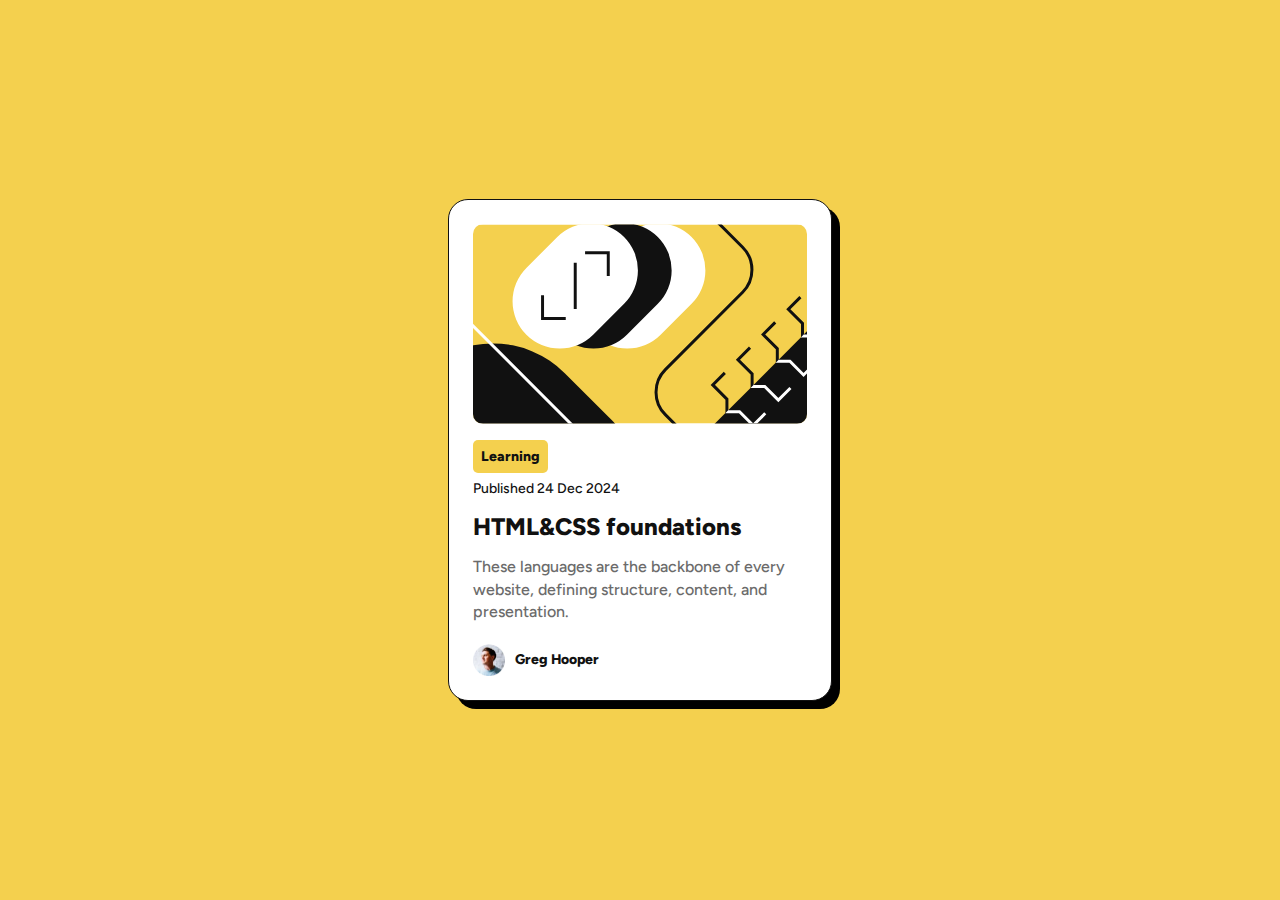
<file: index.html>
<!DOCTYPE html>
<html lang="en">

<head>
  <meta charset="UTF-8">
  <meta name="viewport" content="width=device-width, initial-scale=1.0">
  <!-- displays site properly based on user's device -->
  <link rel="icon" type="image/png" sizes="32x32" href="assets/images/favicon-32x32.png">
  <title>Frontend Mentor | Blog preview card</title>
  <link rel="stylesheet" href="styles.css">
</head>

<body>
  <main class="container">
    <section class="content">
      <div class="card">
        <div class="card-header">
          <img src="assets/images/illustration-article.svg" alt="illustration-article.svg">
        </div>
        <div class="card-body">
          <a href="#" target="_blank" class="badge badge-warning">Learning</a>
          <p class="published">Published 24 Dec 2024</p>
          <h2>
               <a href="#" class="title">HTML&CSS foundations</a>
          </h2>
            <p class="text">These languages are the backbone of every website, defining structure, content, and
              presentation.</p>
        </div>
        <div class="card-footer">
          <div class="avatar_wrap">
            <img src="assets/images/image-avatar.webp" alt="image-avatar.webp">
            <a href="#" class="user_name">Greg Hooper
            </a>
          </div>
        </div>
      </div>
    </section>
  </main>
</body>

</html>
</file>
<file: styles.css>
@font-face {
  font-family: Figtree;
  src: url(assets/fonts/Figtree-VariableFont_wght.ttf);
}

@font-face {
  font-family: Figtree-ExtraBold;
  src: url(assets/fonts/static/Figtree-ExtraBold.ttf);
}

@font-face {
  font-family: Figtree-SemiBold;
  src: url(assets/fonts/static/Figtree-SemiBold.ttf);
}

* {
  padding: 0;
  margin: 0;
  box-sizing: border-box;
  color: #111111;
}

a,
u {
  text-decoration: none;
}

body {
  font-family: "Figtree, serif";
  font-size: 14px;
  background-color: hsl(47, 88%, 63%);
}

.content {
  width: 100%;
  display: flex;
  justify-content: center;
  align-items: center;
  height: 100vh;
}

.card {
  margin: 0 auto;
  width: 384px;
  border: 1px solid #111111;
  padding: 24px;
  background-color: #fff;
  box-shadow: 8px 8px 0px #000000;
  border-radius: 20px;
}

.card .card-header img {
  border-radius: 10px;
  width: 100%;
  height: auto;
}

.card .card-body {
  margin-top: 20px;
}

.badge {
  padding: 8px;
  border-radius: 5px;
  font-size: 14px;
  font-family: "Figtree-ExtraBold";
}

.badge-warning {
  color: #111111;
  background-color: hsl(47, 88%, 63%);
}

.badge:hover {
  opacity: 0.8;
}

.published {
  margin: 15px 0;
  font-family: "Figtree";
  font-style: normal;
  font-weight: 500;
  font-size: 14px;
}

.title {
  font-family: "Figtree";
  font-style: normal;
  font-weight: 800;
  font-size: 24px;
}

.title:hover {
  color: hsl(47, 88%, 63%);
  transition: 1s;
}

.text {
  color: #6b6b6b;
  font-family: "Figtree";
  font-style: normal;
  font-weight: 500;
  font-size: 16px;
  line-height: 140%;
  padding-top: 15px;
}

.card-footer {
  margin-top: 20px;
}

.avatar_wrap {
  display: flex;
  align-items: center;
}

.avatar_wrap img {
  width: 32px;
  height: 32px;
}

.avatar_wrap .user_name {
  margin-left: 10px;
  font-family: "Figtree-ExtraBold";
}
</file>
